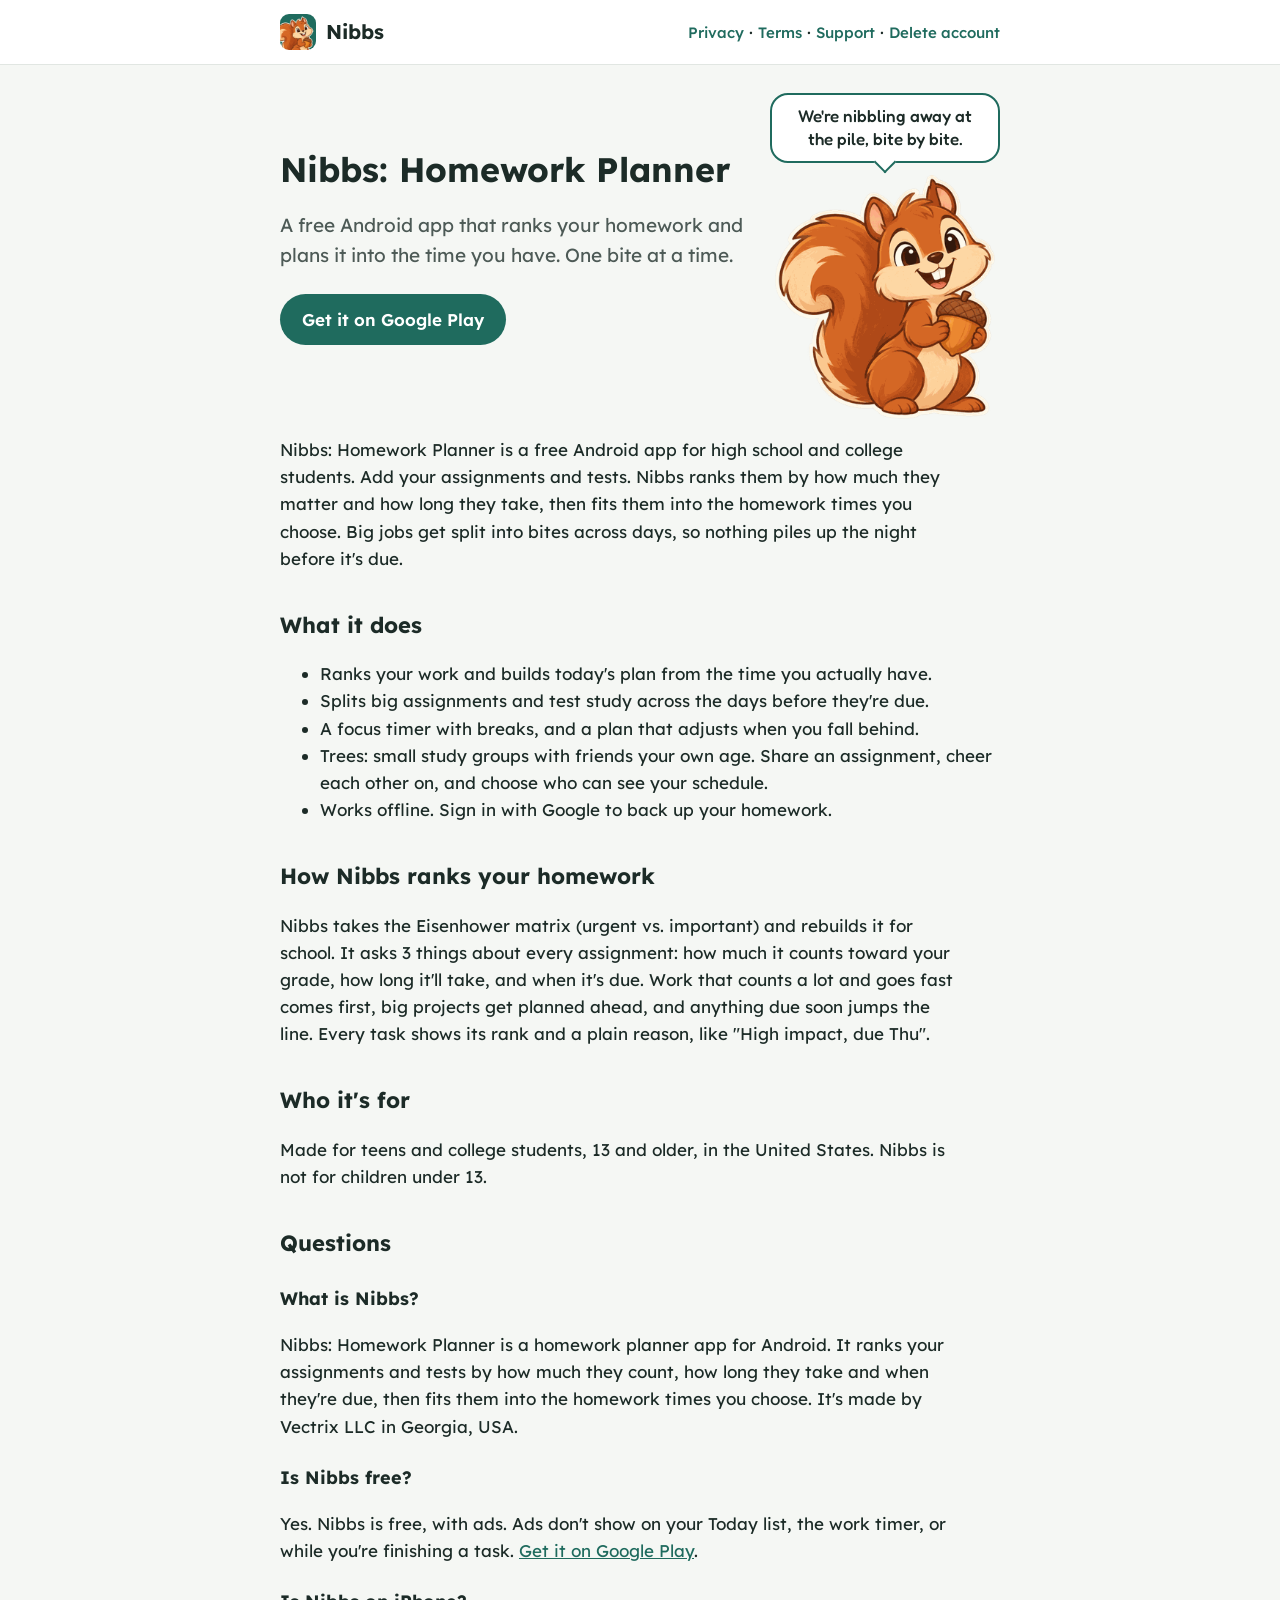
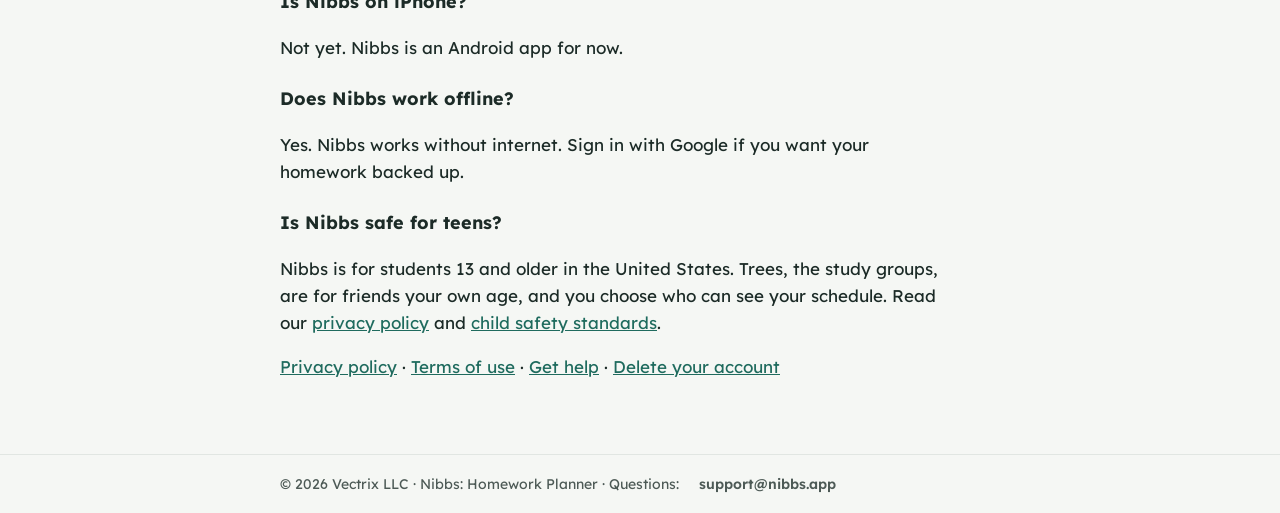
<file: index.html>
<!doctype html>
<html lang="en">
<head>
<meta charset="utf-8">
<meta name="viewport" content="width=device-width, initial-scale=1">
<title>Nibbs: Homework Planner</title>
<meta name="description" content="Nibbs: Homework Planner is a free Android app for students 13 and up. It ranks your assignments and tests by impact and time, then plans them into the hours you're free.">
<link rel="stylesheet" href="style.css">
<link rel="icon" type="image/png" sizes="32x32" href="images/favicon-32.png">
<link rel="apple-touch-icon" href="images/apple-touch-icon.png">
<meta name="theme-color" content="#1F6B5E">
<link rel="canonical" href="https://nibbs.app/">
<meta property="og:type" content="website">
<meta property="og:site_name" content="Nibbs: Homework Planner">
<meta property="og:title" content="Nibbs: Homework Planner">
<meta property="og:description" content="Nibbs: Homework Planner is a free Android app for students 13 and up. It ranks your assignments and tests by impact and time, then plans them into the hours you're free.">
<meta property="og:url" content="https://nibbs.app/">
<meta property="og:image" content="https://nibbs.app/images/share-card.png">
<meta property="og:image:width" content="1200">
<meta property="og:image:height" content="630">
<meta property="og:image:alt" content="Nibbs the squirrel next to the words Nibbs: Homework Planner, one bite at a time">
<meta name="twitter:card" content="summary_large_image">
<script type="application/ld+json">
{
 "@context": "https://schema.org",
 "@graph": [
  {
   "@type": "Organization",
   "@id": "https://nibbs.app/#org",
   "name": "Vectrix LLC",
   "url": "https://aivectrix.com/",
   "address": {
    "@type": "PostalAddress",
    "streetAddress": "11175 Cicero Drive, Suite 100",
    "addressLocality": "Alpharetta",
    "addressRegion": "GA",
    "postalCode": "30022",
    "addressCountry": "US"
   },
   "email": "support@nibbs.app"
  },
  {
   "@type": "WebSite",
   "@id": "https://nibbs.app/#site",
   "name": "Nibbs: Homework Planner",
   "url": "https://nibbs.app/",
   "publisher": {
    "@id": "https://nibbs.app/#org"
   }
  },
  {
   "@type": "MobileApplication",
   "@id": "https://nibbs.app/#app",
   "name": "Nibbs: Homework Planner",
   "alternateName": "Nibbs homework planner",
   "operatingSystem": "Android",
   "applicationCategory": "EducationalApplication",
   "description": "A homework planner app for students 13 and up. Nibbs ranks assignments and tests by how much they count, how long they take and when they're due, then plans them into the hours you're free.",
   "url": "https://nibbs.app/",
   "image": "https://nibbs.app/images/apple-touch-icon.png",
   "inLanguage": "en-US",
   "audience": {
    "@type": "EducationalAudience",
    "educationalRole": "student"
   },
   "countriesSupported": "US",
   "offers": {
    "@type": "Offer",
    "price": "0",
    "priceCurrency": "USD"
   },
   "publisher": {
    "@id": "https://nibbs.app/#org"
   }
  },
  {
   "@type": "FAQPage",
   "mainEntity": [
    {
     "@type": "Question",
     "name": "What is Nibbs?",
     "acceptedAnswer": {
      "@type": "Answer",
      "text": "Nibbs: Homework Planner is a homework planner app for Android. It ranks your assignments and tests by how much they count, how long they take and when they're due, then fits them into the homework times you choose. It's made by Vectrix LLC in Georgia, USA."
     }
    },
    {
     "@type": "Question",
     "name": "Is Nibbs free?",
     "acceptedAnswer": {
      "@type": "Answer",
      "text": "Yes. Nibbs is free, with ads. Ads don't show on your Today list, the work timer, or while you're finishing a task."
     }
    },
    {
     "@type": "Question",
     "name": "Is Nibbs on iPhone?",
     "acceptedAnswer": {
      "@type": "Answer",
      "text": "Not yet. Nibbs is an Android app for now."
     }
    },
    {
     "@type": "Question",
     "name": "Does Nibbs work offline?",
     "acceptedAnswer": {
      "@type": "Answer",
      "text": "Yes. Nibbs works without internet. Sign in with Google if you want your homework backed up."
     }
    },
    {
     "@type": "Question",
     "name": "Is Nibbs safe for teens?",
     "acceptedAnswer": {
      "@type": "Answer",
      "text": "Nibbs is for students 13 and older in the United States. Trees, the study groups, are for friends your own age, and you choose who can see your schedule. Read our privacy policy and child safety standards."
     }
    }
   ]
  }
 ]
}
</script>
</head>
<body>
<header><div class="bar"><a class="brand" href="./"><img src="images/nibbs-icon-96.png" alt="" width="36" height="36">Nibbs</a>
<nav><a href="privacy.html">Privacy</a> · <a href="terms.html">Terms</a> · <a href="support.html">Support</a> · <a href="delete-account.html">Delete account</a></nav></div></header>
<main>
<section class="hero">
<div class="hero-text">
<h1>Nibbs: Homework Planner</h1>
<p class="lead">A free Android app that ranks your homework and plans it into the time you have. One bite at a time.</p>
<p><a class="get-app" href="https://play.google.com/store/apps/details?id=com.nibbsapp.planner&amp;referrer=utm_source%3Dnibbs.app%26utm_medium%3Dwebsite%26utm_campaign%3Dhero">Get it on Google Play</a></p>
</div>
<figure class="hero-art">
<p class="bubble">We're nibbling away at the pile, bite by bite.</p>
<img src="images/nibbs.png" alt="Nibbs the squirrel holding an acorn" width="220" height="244">
</figure>
</section>
<p>Nibbs: Homework Planner is a free Android app for high school and college students. Add your assignments and tests. Nibbs ranks them by how much they matter and how long they take, then fits them into the homework times you choose. Big jobs get split into bites across days, so nothing piles up the night before it's due.</p>
<h2>What it does</h2>
<ul>
<li>Ranks your work and builds today's plan from the time you actually have.</li>
<li>Splits big assignments and test study across the days before they're due.</li>
<li>A focus timer with breaks, and a plan that adjusts when you fall behind.</li>
<li>Trees: small study groups with friends your own age. Share an assignment, cheer each other on, and choose who can see your schedule.</li>
<li>Works offline. Sign in with Google to back up your homework.</li>
</ul>
<h2>How Nibbs ranks your homework</h2>
<p>Nibbs takes the Eisenhower matrix (urgent vs. important) and rebuilds it for school. It asks 3 things about every assignment: how much it counts toward your grade, how long it'll take, and when it's due. Work that counts a lot and goes fast comes first, big projects get planned ahead, and anything due soon jumps the line. Every task shows its rank and a plain reason, like "High impact, due Thu".</p>
<h2>Who it's for</h2>
<p>Made for teens and college students, 13 and older, in the United States. Nibbs is not for children under 13.</p>
<h2>Questions</h2>
<h3>What is Nibbs?</h3>
<p>Nibbs: Homework Planner is a homework planner app for Android. It ranks your assignments and tests by how much they count, how long they take and when they're due, then fits them into the homework times you choose. It's made by Vectrix LLC in Georgia, USA.</p>
<h3>Is Nibbs free?</h3>
<p>Yes. Nibbs is free, with ads. Ads don't show on your Today list, the work timer, or while you're finishing a task. <a href="https://play.google.com/store/apps/details?id=com.nibbsapp.planner&amp;referrer=utm_source%3Dnibbs.app%26utm_medium%3Dwebsite%26utm_campaign%3Dfaq">Get it on Google Play</a>.</p>
<h3>Is Nibbs on iPhone?</h3>
<p>Not yet. Nibbs is an Android app for now.</p>
<h3>Does Nibbs work offline?</h3>
<p>Yes. Nibbs works without internet. Sign in with Google if you want your homework backed up.</p>
<h3>Is Nibbs safe for teens?</h3>
<p>Nibbs is for students 13 and older in the United States. Trees, the study groups, are for friends your own age, and you choose who can see your schedule. Read our <a href="privacy.html">privacy policy</a> and <a href="child-safety.html">child safety standards</a>.</p>
<p><a href="privacy.html">Privacy policy</a> · <a href="terms.html">Terms of use</a> · <a href="support.html">Get help</a> · <a href="delete-account.html">Delete your account</a></p>
</main>
<footer><div class="bar">© 2026 Vectrix LLC · Nibbs: Homework Planner · Questions: <span class="email">support@nibbs.app</span></div></footer>
<!-- Cloudflare Web Analytics: cookieless visit counts -->
<script defer src='https://static.cloudflareinsights.com/beacon.min.js' data-cf-beacon='{"token": "269d220787624fdca90721e46e804940"}'></script>
</body>
</html>
</file>
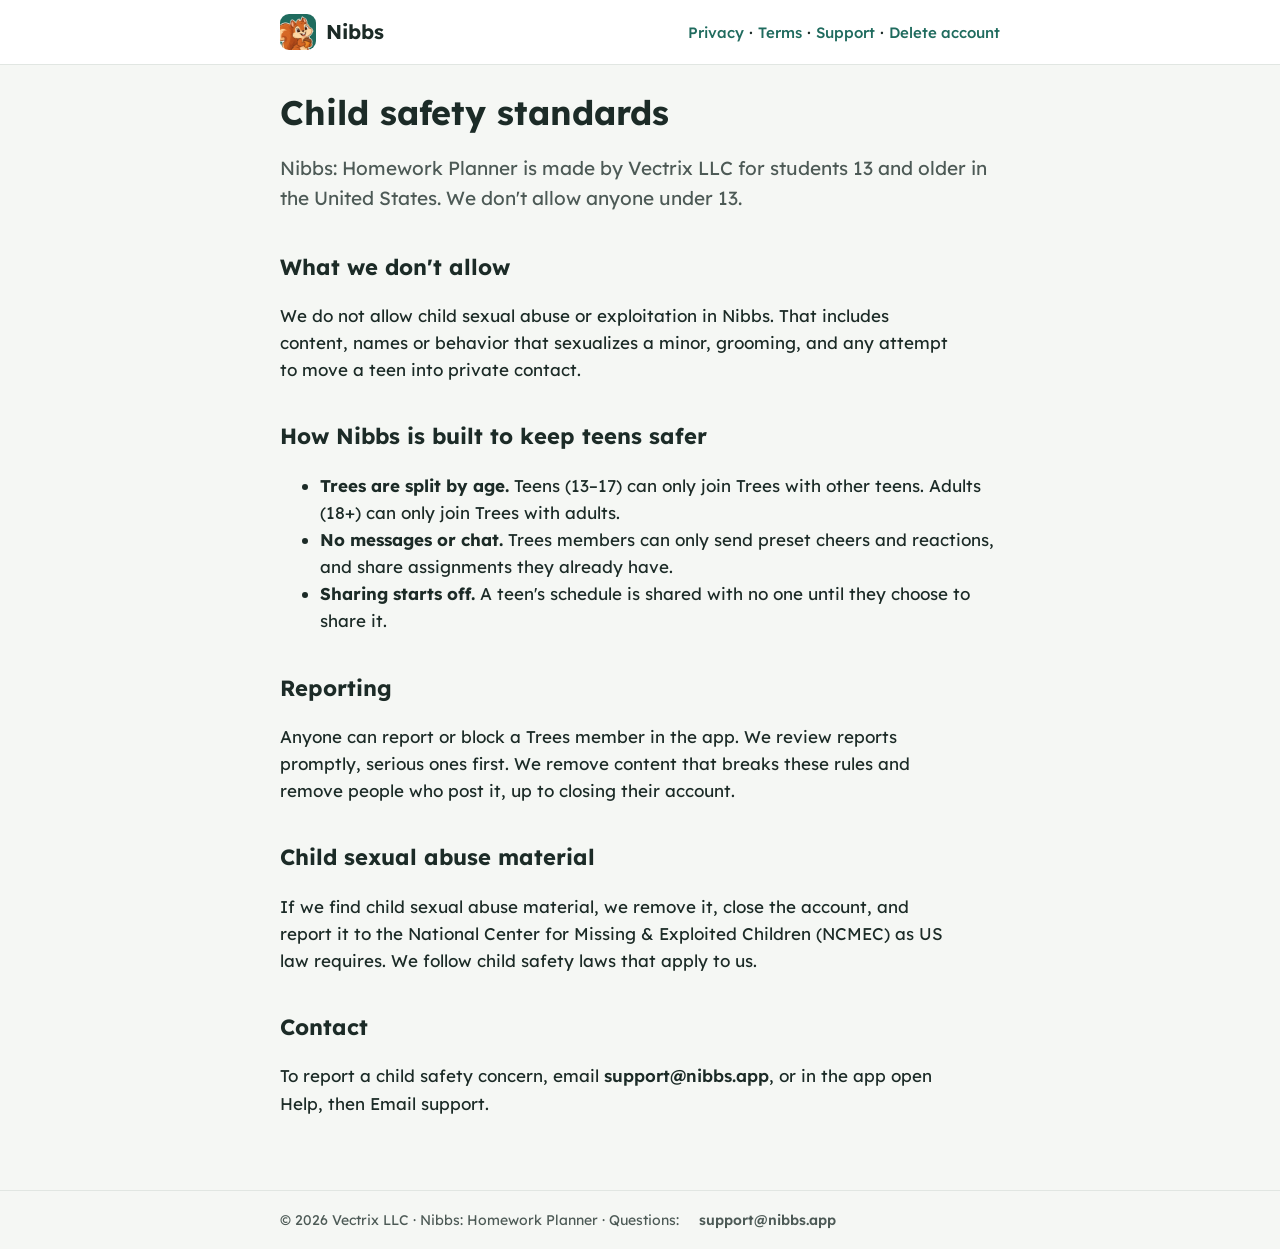
<file: child-safety.html>
<!doctype html>
<html lang="en">
<head>
<meta charset="utf-8">
<meta name="viewport" content="width=device-width, initial-scale=1">
<title>Child safety standards | Nibbs</title>
<meta name="description" content="How Nibbs keeps teens safer and how to report a child safety concern.">
<link rel="stylesheet" href="style.css">
<link rel="icon" type="image/png" sizes="32x32" href="images/favicon-32.png">
<link rel="apple-touch-icon" href="images/apple-touch-icon.png">
<meta name="theme-color" content="#1F6B5E">
<link rel="canonical" href="https://nibbs.app/child-safety.html">
<meta property="og:type" content="website">
<meta property="og:site_name" content="Nibbs: Homework Planner">
<meta property="og:title" content="Child safety standards | Nibbs">
<meta property="og:description" content="How Nibbs keeps teens safer and how to report a child safety concern.">
<meta property="og:url" content="https://nibbs.app/child-safety.html">
<meta property="og:image" content="https://nibbs.app/images/share-card.png">
<meta property="og:image:width" content="1200">
<meta property="og:image:height" content="630">
<meta property="og:image:alt" content="Nibbs the squirrel next to the words Nibbs: Homework Planner, one bite at a time">
<meta name="twitter:card" content="summary_large_image">
</head>
<body>
<header><div class="bar"><a class="brand" href="./"><img src="images/nibbs-icon-96.png" alt="" width="36" height="36">Nibbs</a>
<nav><a href="privacy.html">Privacy</a> · <a href="terms.html">Terms</a> · <a href="support.html">Support</a> · <a href="delete-account.html">Delete account</a></nav></div></header>
<main>
<h1>Child safety standards</h1>
<p class="lead">Nibbs: Homework Planner is made by Vectrix LLC for students 13 and older in the United States. We don't allow anyone under 13.</p>

<h2>What we don't allow</h2>
<p>We do not allow child sexual abuse or exploitation in Nibbs. That includes content, names or behavior that sexualizes a minor, grooming, and any attempt to move a teen into private contact.</p>

<h2>How Nibbs is built to keep teens safer</h2>
<ul>
<li><strong>Trees are split by age.</strong> Teens (13–17) can only join Trees with other teens. Adults (18+) can only join Trees with adults.</li>
<li><strong>No messages or chat.</strong> Trees members can only send preset cheers and reactions, and share assignments they already have.</li>
<li><strong>Sharing starts off.</strong> A teen's schedule is shared with no one until they choose to share it.</li>
</ul>

<h2>Reporting</h2>
<p>Anyone can report or block a Trees member in the app. We review reports promptly, serious ones first. We remove content that breaks these rules and remove people who post it, up to closing their account.</p>

<h2>Child sexual abuse material</h2>
<p>If we find child sexual abuse material, we remove it, close the account, and report it to the National Center for Missing &amp; Exploited Children (NCMEC) as US law requires. We follow child safety laws that apply to us.</p>

<h2>Contact</h2>
<p>To report a child safety concern, email <span class="email">support@nibbs.app</span>, or in the app open Help, then Email support.</p>

</main>
<footer><div class="bar">© 2026 Vectrix LLC · Nibbs: Homework Planner · Questions: <span class="email">support@nibbs.app</span></div></footer>
<!-- Cloudflare Web Analytics: cookieless visit counts -->
<script defer src='https://static.cloudflareinsights.com/beacon.min.js' data-cf-beacon='{"token": "269d220787624fdca90721e46e804940"}'></script>
</body>
</html>
</file>
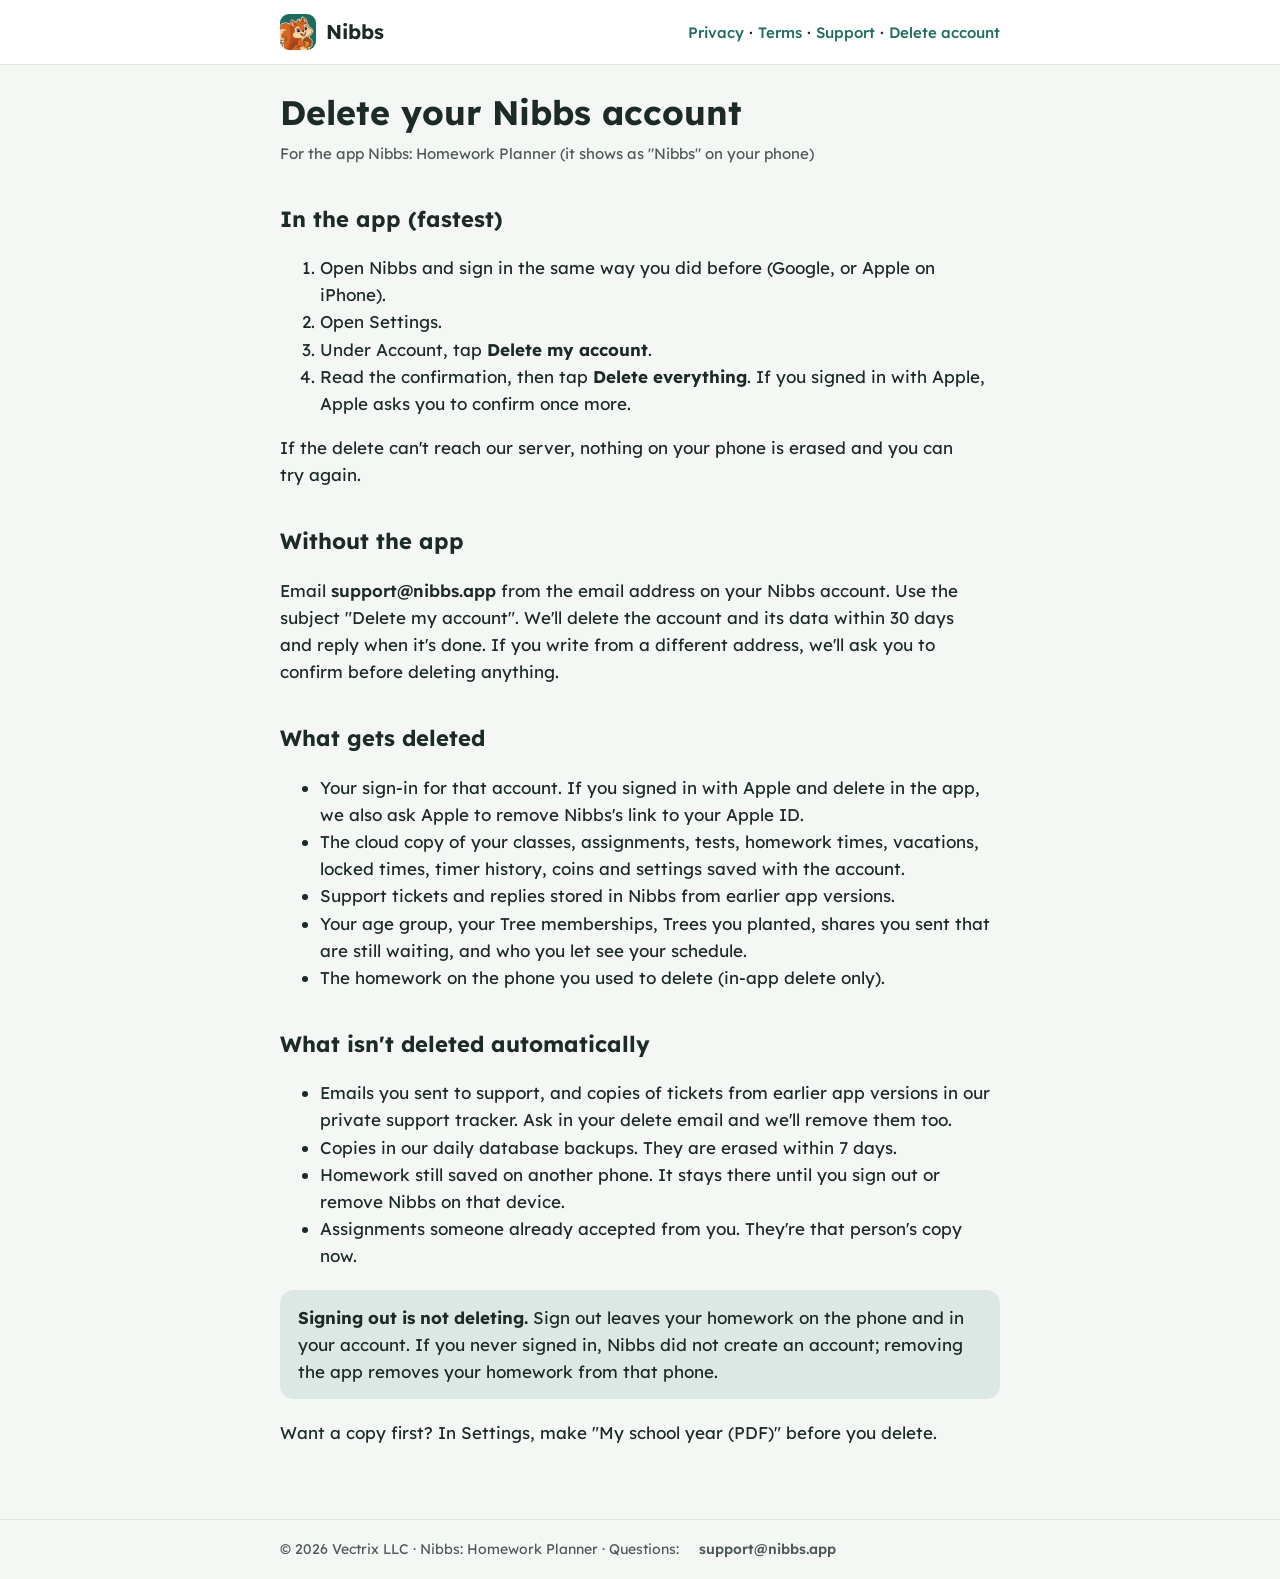
<file: delete-account.html>
<!doctype html>
<html lang="en">
<head>
<meta charset="utf-8">
<meta name="viewport" content="width=device-width, initial-scale=1">
<title>Delete your account | Nibbs</title>
<meta name="description" content="How to delete your Nibbs: Homework Planner account and data, in the app or by email.">
<link rel="stylesheet" href="style.css">
<link rel="icon" type="image/png" sizes="32x32" href="images/favicon-32.png">
<link rel="apple-touch-icon" href="images/apple-touch-icon.png">
<meta name="theme-color" content="#1F6B5E">
<link rel="canonical" href="https://nibbs.app/delete-account.html">
<meta property="og:type" content="website">
<meta property="og:site_name" content="Nibbs: Homework Planner">
<meta property="og:title" content="Delete your account | Nibbs">
<meta property="og:description" content="How to delete your Nibbs: Homework Planner account and data, in the app or by email.">
<meta property="og:url" content="https://nibbs.app/delete-account.html">
<meta property="og:image" content="https://nibbs.app/images/share-card.png">
<meta property="og:image:width" content="1200">
<meta property="og:image:height" content="630">
<meta property="og:image:alt" content="Nibbs the squirrel next to the words Nibbs: Homework Planner, one bite at a time">
<meta name="twitter:card" content="summary_large_image">
</head>
<body>
<header><div class="bar"><a class="brand" href="./"><img src="images/nibbs-icon-96.png" alt="" width="36" height="36">Nibbs</a>
<nav><a href="privacy.html">Privacy</a> · <a href="terms.html">Terms</a> · <a href="support.html">Support</a> · <a href="delete-account.html">Delete account</a></nav></div></header>
<main>
<h1>Delete your Nibbs account</h1>
<p class="updated">For the app Nibbs: Homework Planner (it shows as "Nibbs" on your phone)</p>

<h2>In the app (fastest)</h2>
<ol>
<li>Open Nibbs and sign in the same way you did before (Google, or Apple on iPhone).</li>
<li>Open Settings.</li>
<li>Under Account, tap <strong>Delete my account</strong>.</li>
<li>Read the confirmation, then tap <strong>Delete everything</strong>. If you signed in with Apple, Apple asks you to confirm once more.</li>
</ol>
<p>If the delete can't reach our server, nothing on your phone is erased and you can try again.</p>

<h2>Without the app</h2>
<p>Email <span class="email">support@nibbs.app</span> from the email address on your Nibbs account. Use the subject "Delete my account". We'll delete the account and its data within 30 days and reply when it's done. If you write from a different address, we'll ask you to confirm before deleting anything.</p>

<h2>What gets deleted</h2>
<ul>
<li>Your sign-in for that account. If you signed in with Apple and delete in the app, we also ask Apple to remove Nibbs's link to your Apple ID.</li>
<li>The cloud copy of your classes, assignments, tests, homework times, vacations, locked times, timer history, coins and settings saved with the account.</li>
<li>Support tickets and replies stored in Nibbs from earlier app versions.</li>
<li>Your age group, your Tree memberships, Trees you planted, shares you sent that are still waiting, and who you let see your schedule.</li>
<li>The homework on the phone you used to delete (in-app delete only).</li>
</ul>

<h2>What isn't deleted automatically</h2>
<ul>
<li>Emails you sent to support, and copies of tickets from earlier app versions in our private support tracker. Ask in your delete email and we'll remove them too.</li>
<li>Copies in our daily database backups. They are erased within 7 days.</li>
<li>Homework still saved on another phone. It stays there until you sign out or remove Nibbs on that device.</li>
<li>Assignments someone already accepted from you. They're that person's copy now.</li>
</ul>

<div class="note"><strong>Signing out is not deleting.</strong> Sign out leaves your homework on the phone and in your account. If you never signed in, Nibbs did not create an account; removing the app removes your homework from that phone.</div>
<p>Want a copy first? In Settings, make "My school year (PDF)" before you delete.</p>

</main>
<footer><div class="bar">© 2026 Vectrix LLC · Nibbs: Homework Planner · Questions: <span class="email">support@nibbs.app</span></div></footer>
<!-- Cloudflare Web Analytics: cookieless visit counts -->
<script defer src='https://static.cloudflareinsights.com/beacon.min.js' data-cf-beacon='{"token": "269d220787624fdca90721e46e804940"}'></script>
</body>
</html>
</file>
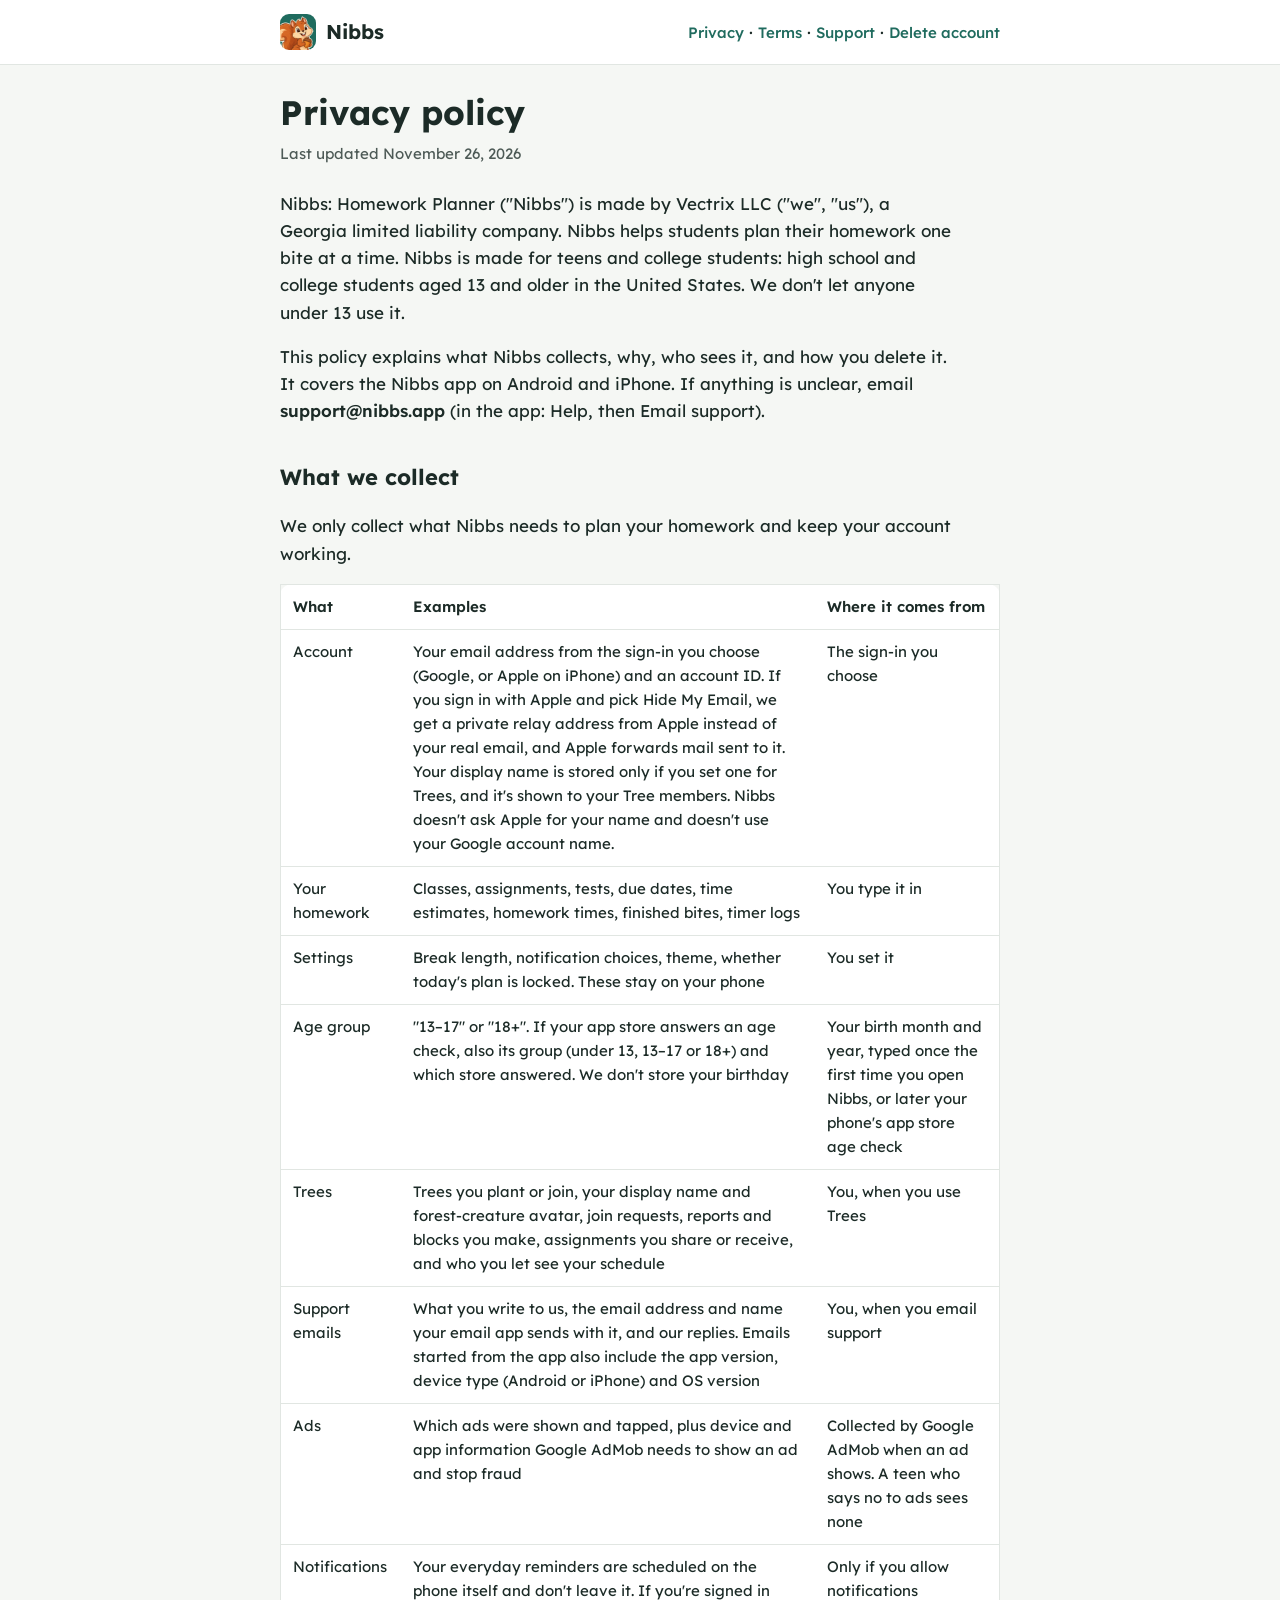
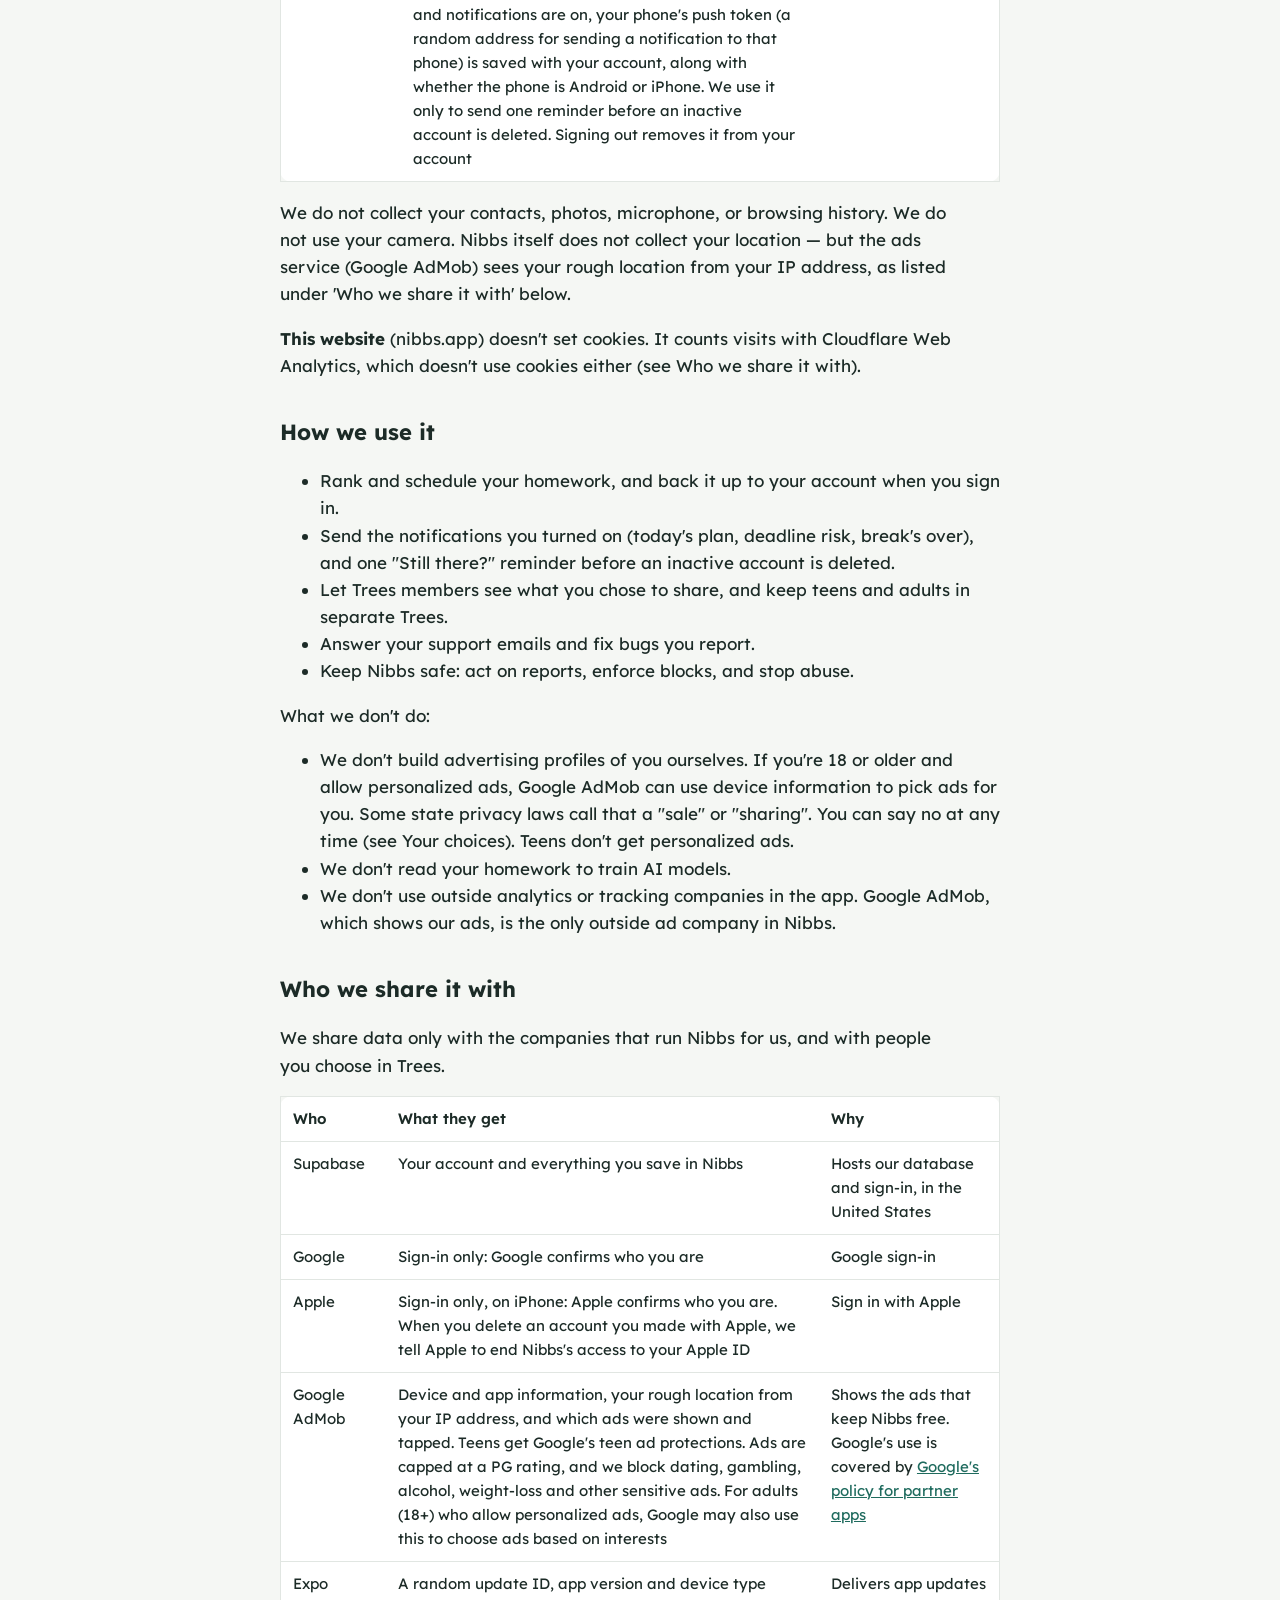
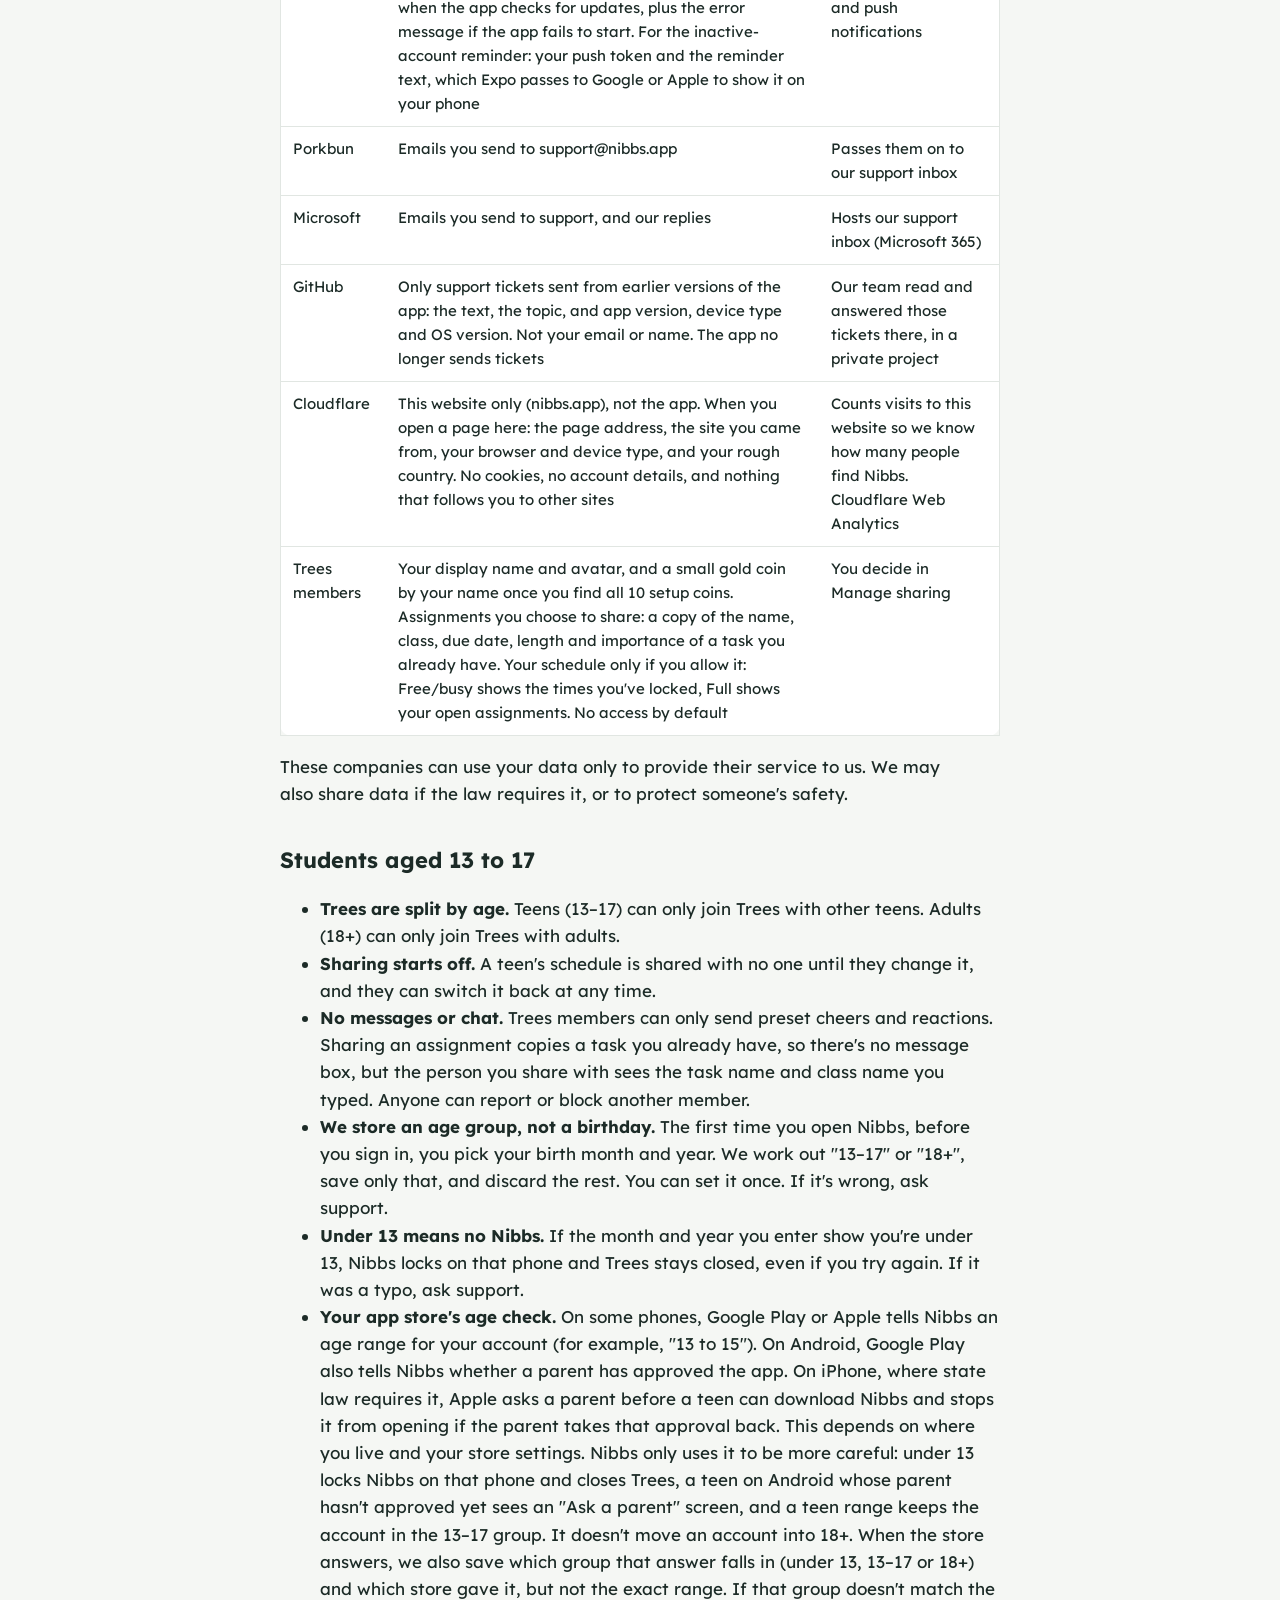
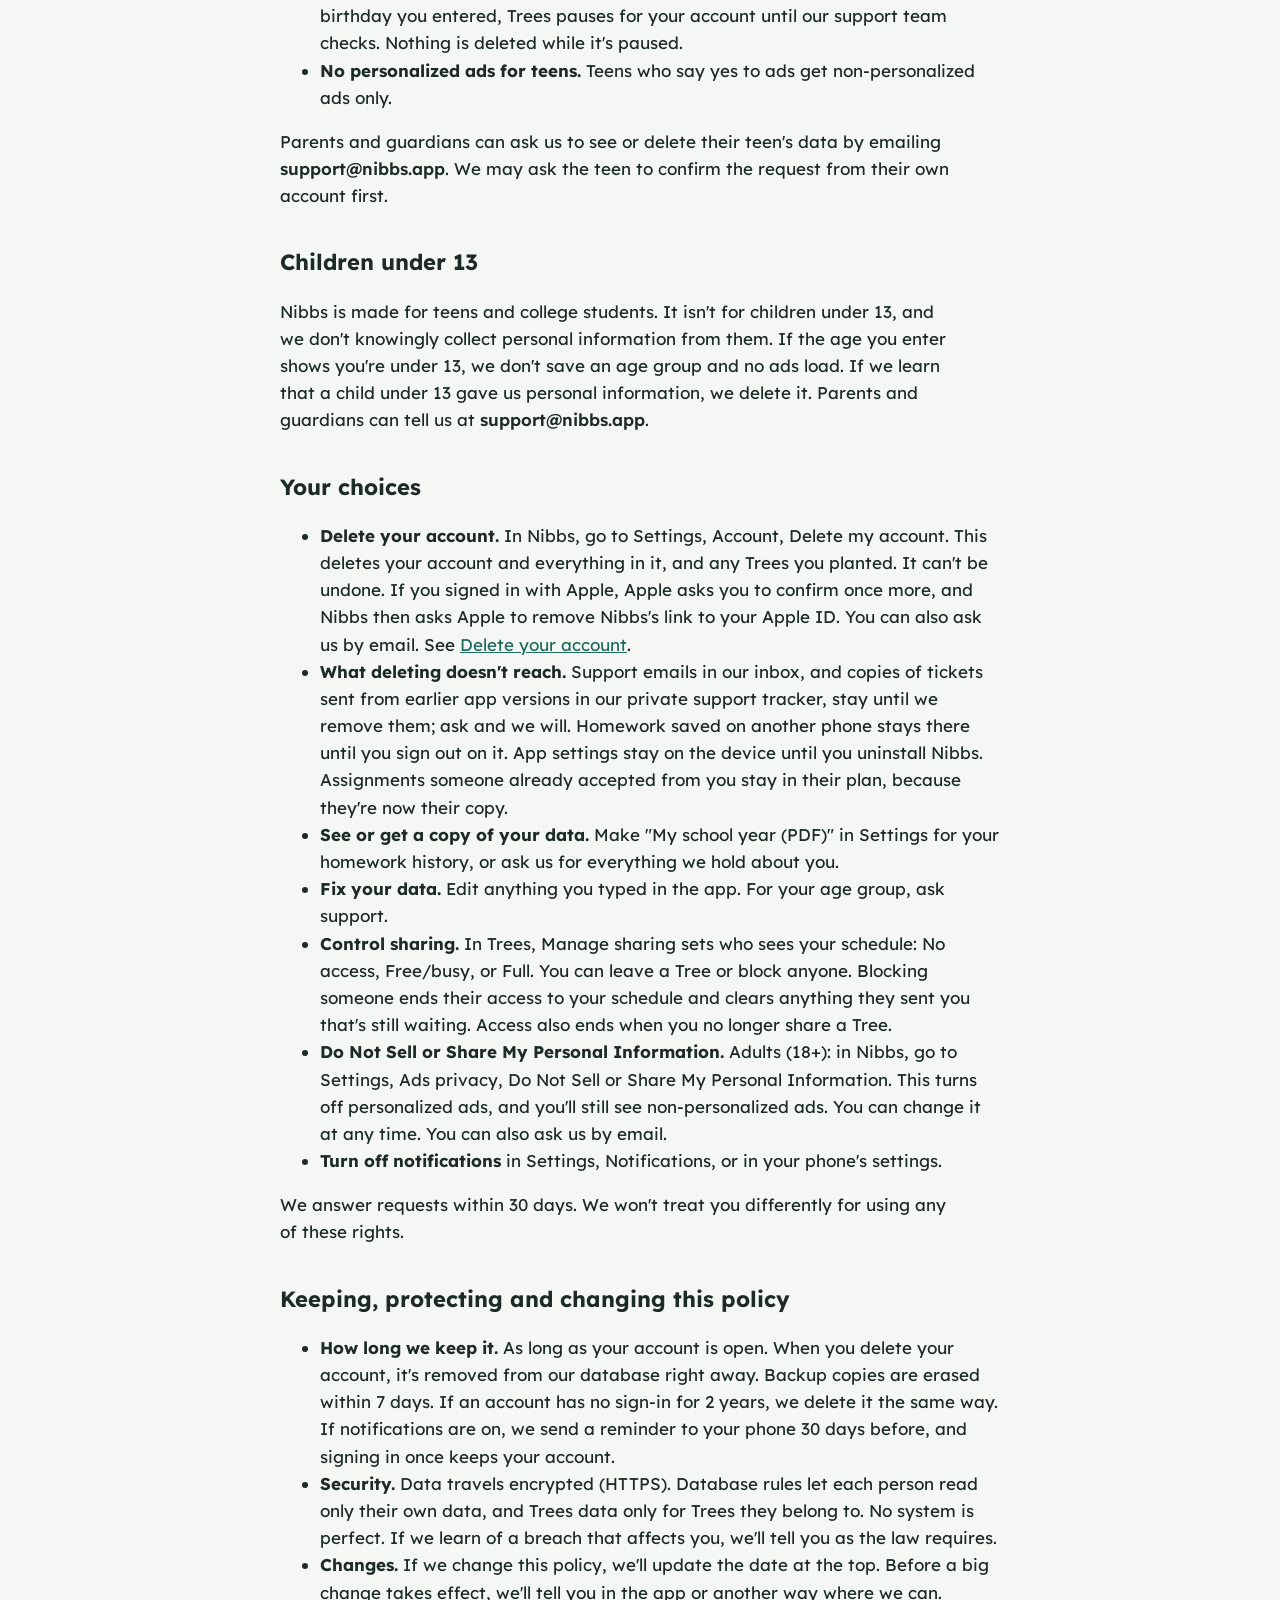
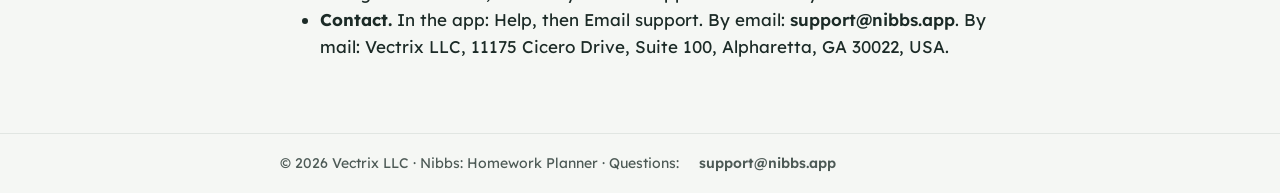
<file: privacy.html>
<!doctype html>
<html lang="en">
<head>
<meta charset="utf-8">
<meta name="viewport" content="width=device-width, initial-scale=1">
<title>Privacy policy | Nibbs</title>
<meta name="description" content="What Nibbs: Homework Planner collects, why, who sees it, and how to delete it. For students 13 and older in the US.">
<link rel="stylesheet" href="style.css">
<link rel="icon" type="image/png" sizes="32x32" href="images/favicon-32.png">
<link rel="apple-touch-icon" href="images/apple-touch-icon.png">
<meta name="theme-color" content="#1F6B5E">
<link rel="canonical" href="https://nibbs.app/privacy.html">
<meta property="og:type" content="website">
<meta property="og:site_name" content="Nibbs: Homework Planner">
<meta property="og:title" content="Privacy policy | Nibbs">
<meta property="og:description" content="What Nibbs: Homework Planner collects, why, who sees it, and how to delete it. For students 13 and older in the US.">
<meta property="og:url" content="https://nibbs.app/privacy.html">
<meta property="og:image" content="https://nibbs.app/images/share-card.png">
<meta property="og:image:width" content="1200">
<meta property="og:image:height" content="630">
<meta property="og:image:alt" content="Nibbs the squirrel next to the words Nibbs: Homework Planner, one bite at a time">
<meta name="twitter:card" content="summary_large_image">
</head>
<body>
<header><div class="bar"><a class="brand" href="./"><img src="images/nibbs-icon-96.png" alt="" width="36" height="36">Nibbs</a>
<nav><a href="privacy.html">Privacy</a> · <a href="terms.html">Terms</a> · <a href="support.html">Support</a> · <a href="delete-account.html">Delete account</a></nav></div></header>
<main>
<h1>Privacy policy</h1>
<p class="updated">Last updated November 26, 2026</p>
<p>Nibbs: Homework Planner ("Nibbs") is made by Vectrix LLC ("we", "us"), a Georgia limited liability company. Nibbs helps students plan their homework one bite at a time. Nibbs is made for teens and college students: high school and college students aged 13 and older in the United States. We don't let anyone under 13 use it.</p>
<p>This policy explains what Nibbs collects, why, who sees it, and how you delete it. It covers the Nibbs app on Android and iPhone. If anything is unclear, email <span class="email">support@nibbs.app</span> (in the app: Help, then Email support).</p>

<h2>What we collect</h2>
<p>We only collect what Nibbs needs to plan your homework and keep your account working.</p>
<div class="table"><table>
<tr><th>What</th><th>Examples</th><th>Where it comes from</th></tr>
<tr><td>Account</td><td>Your email address from the sign-in you choose (Google, or Apple on iPhone) and an account ID. If you sign in with Apple and pick Hide My Email, we get a private relay address from Apple instead of your real email, and Apple forwards mail sent to it. Your display name is stored only if you set one for Trees, and it's shown to your Tree members. Nibbs doesn't ask Apple for your name and doesn't use your Google account name.</td><td>The sign-in you choose</td></tr>
<tr><td>Your homework</td><td>Classes, assignments, tests, due dates, time estimates, homework times, finished bites, timer logs</td><td>You type it in</td></tr>
<tr><td>Settings</td><td>Break length, notification choices, theme, whether today's plan is locked. These stay on your phone</td><td>You set it</td></tr>
<tr><td>Age group</td><td>"13–17" or "18+". If your app store answers an age check, also its group (under 13, 13–17 or 18+) and which store answered. We don't store your birthday</td><td>Your birth month and year, typed once the first time you open Nibbs, or later your phone's app store age check</td></tr>
<tr><td>Trees</td><td>Trees you plant or join, your display name and forest-creature avatar, join requests, reports and blocks you make, assignments you share or receive, and who you let see your schedule</td><td>You, when you use Trees</td></tr>
<tr><td>Support emails</td><td>What you write to us, the email address and name your email app sends with it, and our replies. Emails started from the app also include the app version, device type (Android or iPhone) and OS version</td><td>You, when you email support</td></tr>
<tr><td>Ads</td><td>Which ads were shown and tapped, plus device and app information Google AdMob needs to show an ad and stop fraud</td><td>Collected by Google AdMob when an ad shows. A teen who says no to ads sees none</td></tr>
<tr><td>Notifications</td><td>Your everyday reminders are scheduled on the phone itself and don't leave it. If you're signed in and notifications are on, your phone's push token (a random address for sending a notification to that phone) is saved with your account, along with whether the phone is Android or iPhone. We use it only to send one reminder before an inactive account is deleted. Signing out removes it from your account</td><td>Only if you allow notifications</td></tr>
</table></div>
<p>We do not collect your contacts, photos, microphone, or browsing history. We do not use your camera. Nibbs itself does not collect your location — but the ads service (Google AdMob) sees your rough location from your IP address, as listed under 'Who we share it with' below.</p>
<p><strong>This website</strong> (nibbs.app) doesn't set cookies. It counts visits with Cloudflare Web Analytics, which doesn't use cookies either (see Who we share it with).</p>

<h2>How we use it</h2>
<ul>
<li>Rank and schedule your homework, and back it up to your account when you sign in.</li>
<li>Send the notifications you turned on (today's plan, deadline risk, break's over), and one "Still there?" reminder before an inactive account is deleted.</li>
<li>Let Trees members see what you chose to share, and keep teens and adults in separate Trees.</li>
<li>Answer your support emails and fix bugs you report.</li>
<li>Keep Nibbs safe: act on reports, enforce blocks, and stop abuse.</li>
</ul>
<p>What we don't do:</p>
<ul>
<li>We don't build advertising profiles of you ourselves. If you're 18 or older and allow personalized ads, Google AdMob can use device information to pick ads for you. Some state privacy laws call that a "sale" or "sharing". You can say no at any time (see Your choices). Teens don't get personalized ads.</li>
<li>We don't read your homework to train AI models.</li>
<li>We don't use outside analytics or tracking companies in the app. Google AdMob, which shows our ads, is the only outside ad company in Nibbs.</li>
</ul>

<h2>Who we share it with</h2>
<p>We share data only with the companies that run Nibbs for us, and with people you choose in Trees.</p>
<div class="table"><table>
<tr><th>Who</th><th>What they get</th><th>Why</th></tr>
<tr><td>Supabase</td><td>Your account and everything you save in Nibbs</td><td>Hosts our database and sign-in, in the United States</td></tr>
<tr><td>Google</td><td>Sign-in only: Google confirms who you are</td><td>Google sign-in</td></tr>
<tr><td>Apple</td><td>Sign-in only, on iPhone: Apple confirms who you are. When you delete an account you made with Apple, we tell Apple to end Nibbs's access to your Apple ID</td><td>Sign in with Apple</td></tr>
<tr><td>Google AdMob</td><td>Device and app information, your rough location from your IP address, and which ads were shown and tapped. Teens get Google's teen ad protections. Ads are capped at a PG rating, and we block dating, gambling, alcohol, weight-loss and other sensitive ads. For adults (18+) who allow personalized ads, Google may also use this to choose ads based on interests</td><td>Shows the ads that keep Nibbs free. Google's use is covered by <a href="https://policies.google.com/technologies/partner-sites">Google's policy for partner apps</a></td></tr>
<tr><td>Expo</td><td>A random update ID, app version and device type when the app checks for updates, plus the error message if the app fails to start. For the inactive-account reminder: your push token and the reminder text, which Expo passes to Google or Apple to show it on your phone</td><td>Delivers app updates and push notifications</td></tr>
<tr><td>Porkbun</td><td>Emails you send to support@nibbs.app</td><td>Passes them on to our support inbox</td></tr>
<tr><td>Microsoft</td><td>Emails you send to support, and our replies</td><td>Hosts our support inbox (Microsoft 365)</td></tr>
<tr><td>GitHub</td><td>Only support tickets sent from earlier versions of the app: the text, the topic, and app version, device type and OS version. Not your email or name. The app no longer sends tickets</td><td>Our team read and answered those tickets there, in a private project</td></tr>
<tr><td>Cloudflare</td><td>This website only (nibbs.app), not the app. When you open a page here: the page address, the site you came from, your browser and device type, and your rough country. No cookies, no account details, and nothing that follows you to other sites</td><td>Counts visits to this website so we know how many people find Nibbs. Cloudflare Web Analytics</td></tr>
<tr><td>Trees members</td><td>Your display name and avatar, and a small gold coin by your name once you find all 10 setup coins. Assignments you choose to share: a copy of the name, class, due date, length and importance of a task you already have. Your schedule only if you allow it: Free/busy shows the times you've locked, Full shows your open assignments. No access by default</td><td>You decide in Manage sharing</td></tr>
</table></div>
<p>These companies can use your data only to provide their service to us. We may also share data if the law requires it, or to protect someone's safety.</p>

<h2>Students aged 13 to 17</h2>
<ul>
<li><strong>Trees are split by age.</strong> Teens (13–17) can only join Trees with other teens. Adults (18+) can only join Trees with adults.</li>
<li><strong>Sharing starts off.</strong> A teen's schedule is shared with no one until they change it, and they can switch it back at any time.</li>
<li><strong>No messages or chat.</strong> Trees members can only send preset cheers and reactions. Sharing an assignment copies a task you already have, so there's no message box, but the person you share with sees the task name and class name you typed. Anyone can report or block another member.</li>
<li><strong>We store an age group, not a birthday.</strong> The first time you open Nibbs, before you sign in, you pick your birth month and year. We work out "13–17" or "18+", save only that, and discard the rest. You can set it once. If it's wrong, ask support.</li>
<li><strong>Under 13 means no Nibbs.</strong> If the month and year you enter show you're under 13, Nibbs locks on that phone and Trees stays closed, even if you try again. If it was a typo, ask support.</li>
<li><strong>Your app store's age check.</strong> On some phones, Google Play or Apple tells Nibbs an age range for your account (for example, "13 to 15"). On Android, Google Play also tells Nibbs whether a parent has approved the app. On iPhone, where state law requires it, Apple asks a parent before a teen can download Nibbs and stops it from opening if the parent takes that approval back. This depends on where you live and your store settings. Nibbs only uses it to be more careful: under 13 locks Nibbs on that phone and closes Trees, a teen on Android whose parent hasn't approved yet sees an "Ask a parent" screen, and a teen range keeps the account in the 13–17 group. It doesn't move an account into 18+. When the store answers, we also save which group that answer falls in (under 13, 13–17 or 18+) and which store gave it, but not the exact range. If that group doesn't match the birthday you entered, Trees pauses for your account until our support team checks. Nothing is deleted while it's paused.</li>
<li><strong>No personalized ads for teens.</strong> Teens who say yes to ads get non-personalized ads only.</li>
</ul>
<p>Parents and guardians can ask us to see or delete their teen's data by emailing <span class="email">support@nibbs.app</span>. We may ask the teen to confirm the request from their own account first.</p>

<h2>Children under 13</h2>
<p>Nibbs is made for teens and college students. It isn't for children under 13, and we don't knowingly collect personal information from them. If the age you enter shows you're under 13, we don't save an age group and no ads load. If we learn that a child under 13 gave us personal information, we delete it. Parents and guardians can tell us at <span class="email">support@nibbs.app</span>.</p>

<h2>Your choices</h2>
<ul>
<li><strong>Delete your account.</strong> In Nibbs, go to Settings, Account, Delete my account. This deletes your account and everything in it, and any Trees you planted. It can't be undone. If you signed in with Apple, Apple asks you to confirm once more, and Nibbs then asks Apple to remove Nibbs's link to your Apple ID. You can also ask us by email. See <a href="delete-account.html">Delete your account</a>.</li>
<li><strong>What deleting doesn't reach.</strong> Support emails in our inbox, and copies of tickets sent from earlier app versions in our private support tracker, stay until we remove them; ask and we will. Homework saved on another phone stays there until you sign out on it. App settings stay on the device until you uninstall Nibbs. Assignments someone already accepted from you stay in their plan, because they're now their copy.</li>
<li><strong>See or get a copy of your data.</strong> Make "My school year (PDF)" in Settings for your homework history, or ask us for everything we hold about you.</li>
<li><strong>Fix your data.</strong> Edit anything you typed in the app. For your age group, ask support.</li>
<li><strong>Control sharing.</strong> In Trees, Manage sharing sets who sees your schedule: No access, Free/busy, or Full. You can leave a Tree or block anyone. Blocking someone ends their access to your schedule and clears anything they sent you that's still waiting. Access also ends when you no longer share a Tree.</li>
<li><strong>Do Not Sell or Share My Personal Information.</strong> Adults (18+): in Nibbs, go to Settings, Ads privacy, Do Not Sell or Share My Personal Information. This turns off personalized ads, and you'll still see non-personalized ads. You can change it at any time. You can also ask us by email.</li>
<li><strong>Turn off notifications</strong> in Settings, Notifications, or in your phone's settings.</li>
</ul>
<p>We answer requests within 30 days. We won't treat you differently for using any of these rights.</p>

<h2>Keeping, protecting and changing this policy</h2>
<ul>
<li><strong>How long we keep it.</strong> As long as your account is open. When you delete your account, it's removed from our database right away. Backup copies are erased within 7 days. If an account has no sign-in for 2 years, we delete it the same way. If notifications are on, we send a reminder to your phone 30 days before, and signing in once keeps your account.</li>
<li><strong>Security.</strong> Data travels encrypted (HTTPS). Database rules let each person read only their own data, and Trees data only for Trees they belong to. No system is perfect. If we learn of a breach that affects you, we'll tell you as the law requires.</li>
<li><strong>Changes.</strong> If we change this policy, we'll update the date at the top. Before a big change takes effect, we'll tell you in the app or another way where we can.</li>
<li><strong>Contact.</strong> In the app: Help, then Email support. By email: <span class="email">support@nibbs.app</span>. By mail: Vectrix LLC, 11175 Cicero Drive, Suite 100, Alpharetta, GA 30022, USA.</li>
</ul>

</main>
<footer><div class="bar">© 2026 Vectrix LLC · Nibbs: Homework Planner · Questions: <span class="email">support@nibbs.app</span></div></footer>
<!-- Cloudflare Web Analytics: cookieless visit counts -->
<script defer src='https://static.cloudflareinsights.com/beacon.min.js' data-cf-beacon='{"token": "269d220787624fdca90721e46e804940"}'></script>
</body>
</html>
</file>
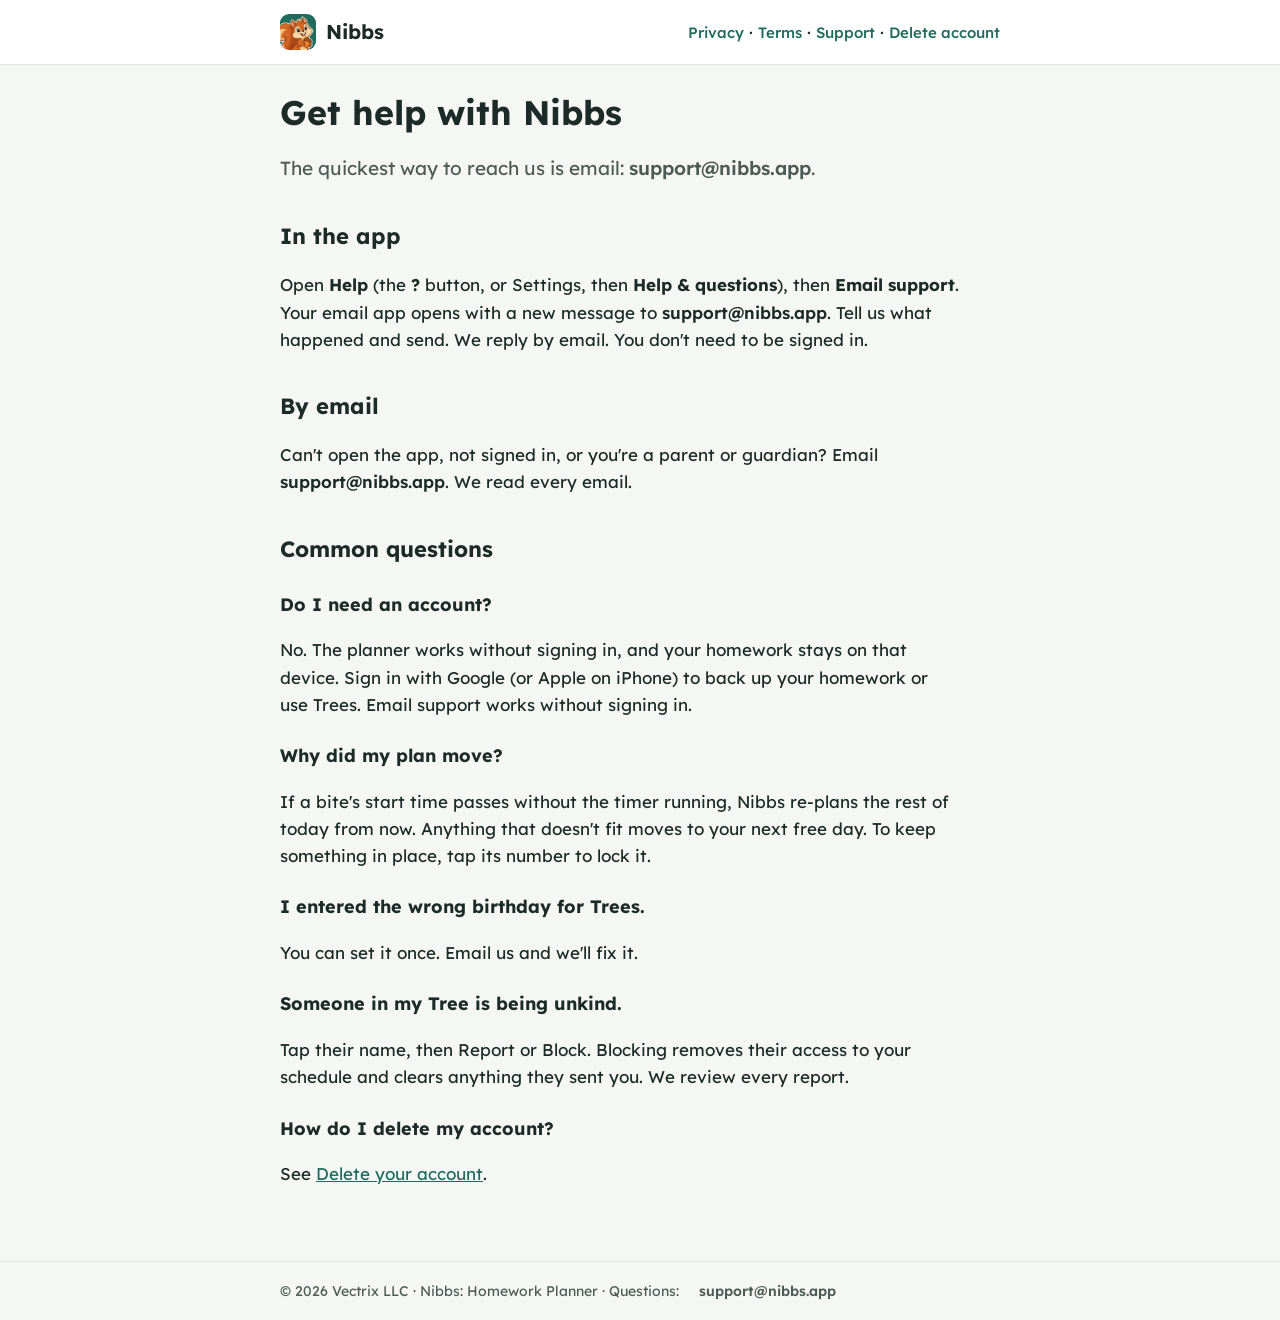
<file: support.html>
<!doctype html>
<html lang="en">
<head>
<meta charset="utf-8">
<meta name="viewport" content="width=device-width, initial-scale=1">
<title>Support | Nibbs</title>
<meta name="description" content="How to get help with Nibbs: Homework Planner, from inside the app or by email.">
<link rel="stylesheet" href="style.css">
<link rel="icon" type="image/png" sizes="32x32" href="images/favicon-32.png">
<link rel="apple-touch-icon" href="images/apple-touch-icon.png">
<meta name="theme-color" content="#1F6B5E">
<link rel="canonical" href="https://nibbs.app/support.html">
<meta property="og:type" content="website">
<meta property="og:site_name" content="Nibbs: Homework Planner">
<meta property="og:title" content="Support | Nibbs">
<meta property="og:description" content="How to get help with Nibbs: Homework Planner, from inside the app or by email.">
<meta property="og:url" content="https://nibbs.app/support.html">
<meta property="og:image" content="https://nibbs.app/images/share-card.png">
<meta property="og:image:width" content="1200">
<meta property="og:image:height" content="630">
<meta property="og:image:alt" content="Nibbs the squirrel next to the words Nibbs: Homework Planner, one bite at a time">
<meta name="twitter:card" content="summary_large_image">
</head>
<body>
<header><div class="bar"><a class="brand" href="./"><img src="images/nibbs-icon-96.png" alt="" width="36" height="36">Nibbs</a>
<nav><a href="privacy.html">Privacy</a> · <a href="terms.html">Terms</a> · <a href="support.html">Support</a> · <a href="delete-account.html">Delete account</a></nav></div></header>
<main>
<h1>Get help with Nibbs</h1>
<p class="lead">The quickest way to reach us is email: <span class="email">support@nibbs.app</span>.</p>

<h2>In the app</h2>
<p>Open <strong>Help</strong> (the <strong>?</strong> button, or Settings, then <strong>Help &amp; questions</strong>), then <strong>Email support</strong>. Your email app opens with a new message to <span class="email">support@nibbs.app</span>. Tell us what happened and send. We reply by email. You don't need to be signed in.</p>

<h2>By email</h2>
<p>Can't open the app, not signed in, or you're a parent or guardian? Email <span class="email">support@nibbs.app</span>. We read every email.</p>

<h2>Common questions</h2>
<h3>Do I need an account?</h3>
<p>No. The planner works without signing in, and your homework stays on that device. Sign in with Google (or Apple on iPhone) to back up your homework or use Trees. Email support works without signing in.</p>
<h3>Why did my plan move?</h3>
<p>If a bite's start time passes without the timer running, Nibbs re-plans the rest of today from now. Anything that doesn't fit moves to your next free day. To keep something in place, tap its number to lock it.</p>
<h3>I entered the wrong birthday for Trees.</h3>
<p>You can set it once. Email us and we'll fix it.</p>
<h3>Someone in my Tree is being unkind.</h3>
<p>Tap their name, then Report or Block. Blocking removes their access to your schedule and clears anything they sent you. We review every report.</p>
<h3>How do I delete my account?</h3>
<p>See <a href="delete-account.html">Delete your account</a>.</p>

</main>
<footer><div class="bar">© 2026 Vectrix LLC · Nibbs: Homework Planner · Questions: <span class="email">support@nibbs.app</span></div></footer>
<!-- Cloudflare Web Analytics: cookieless visit counts -->
<script defer src='https://static.cloudflareinsights.com/beacon.min.js' data-cf-beacon='{"token": "269d220787624fdca90721e46e804940"}'></script>
</body>
</html>
</file>
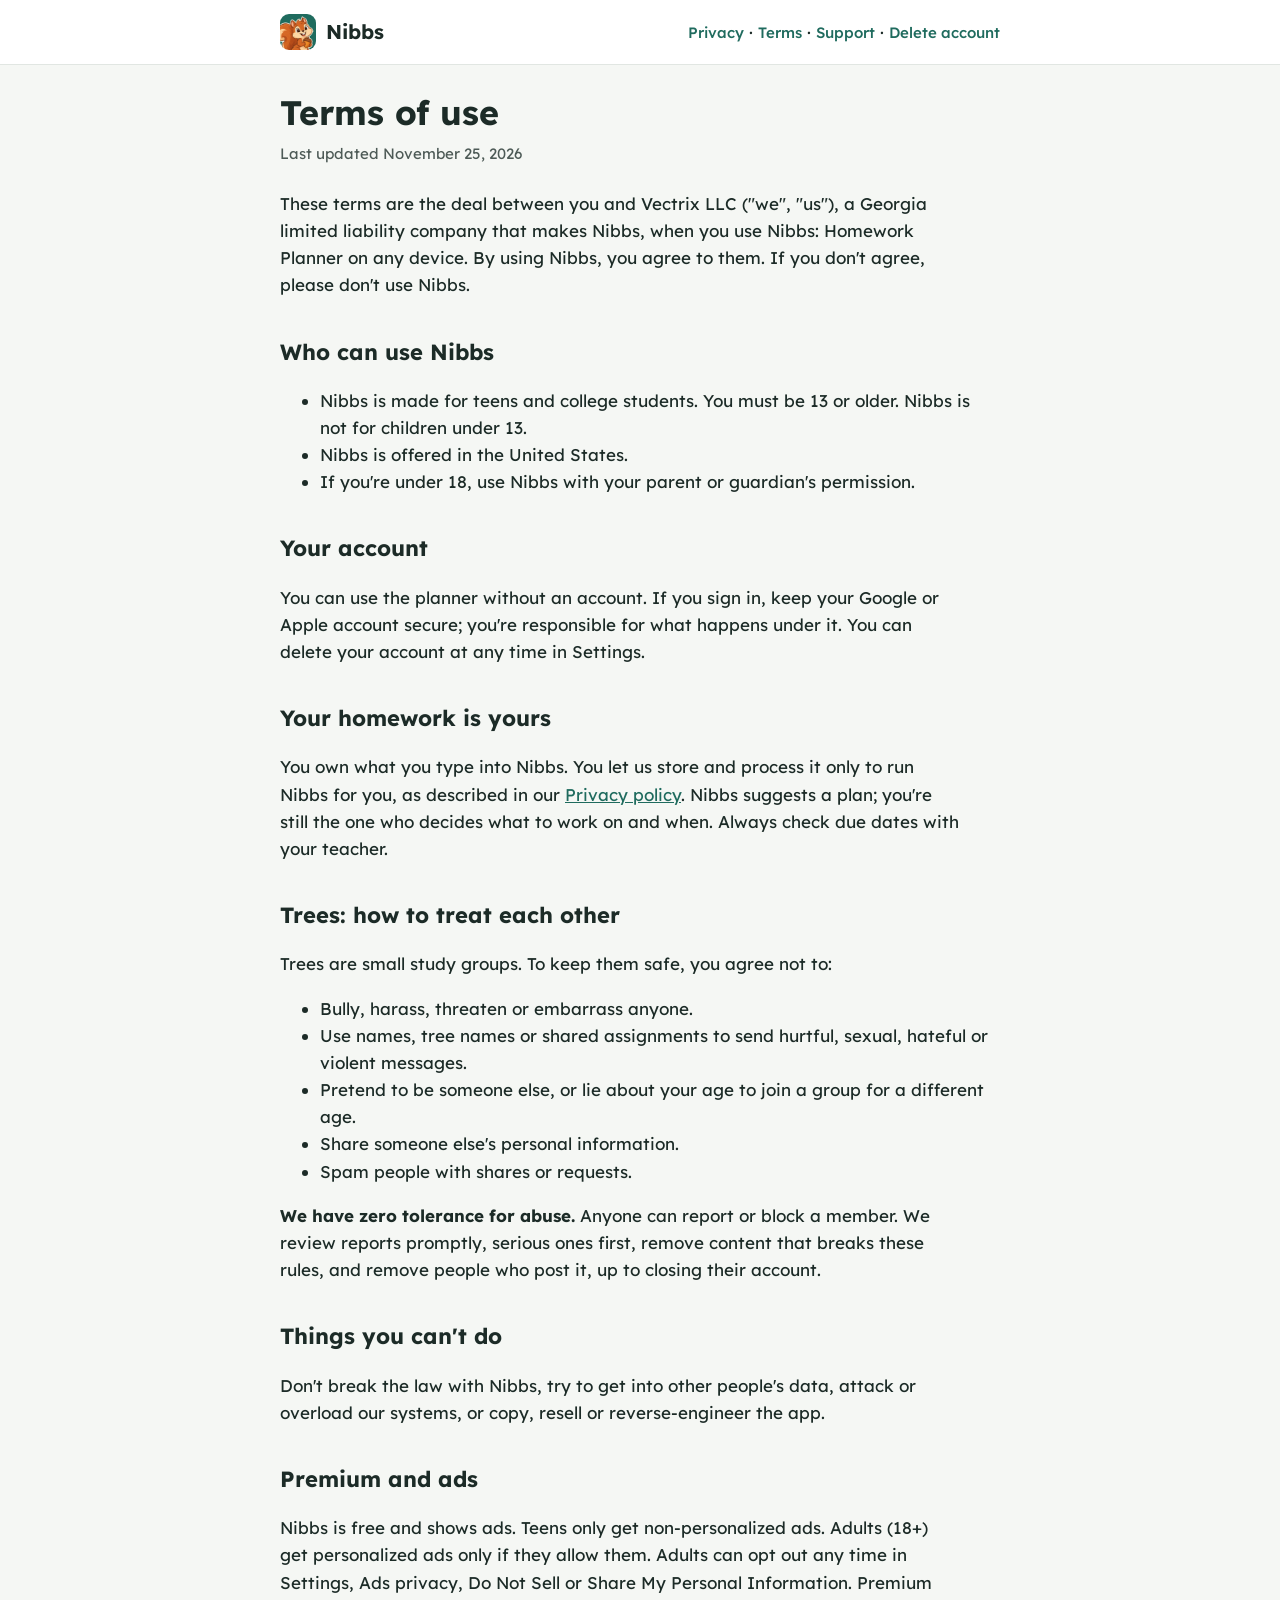
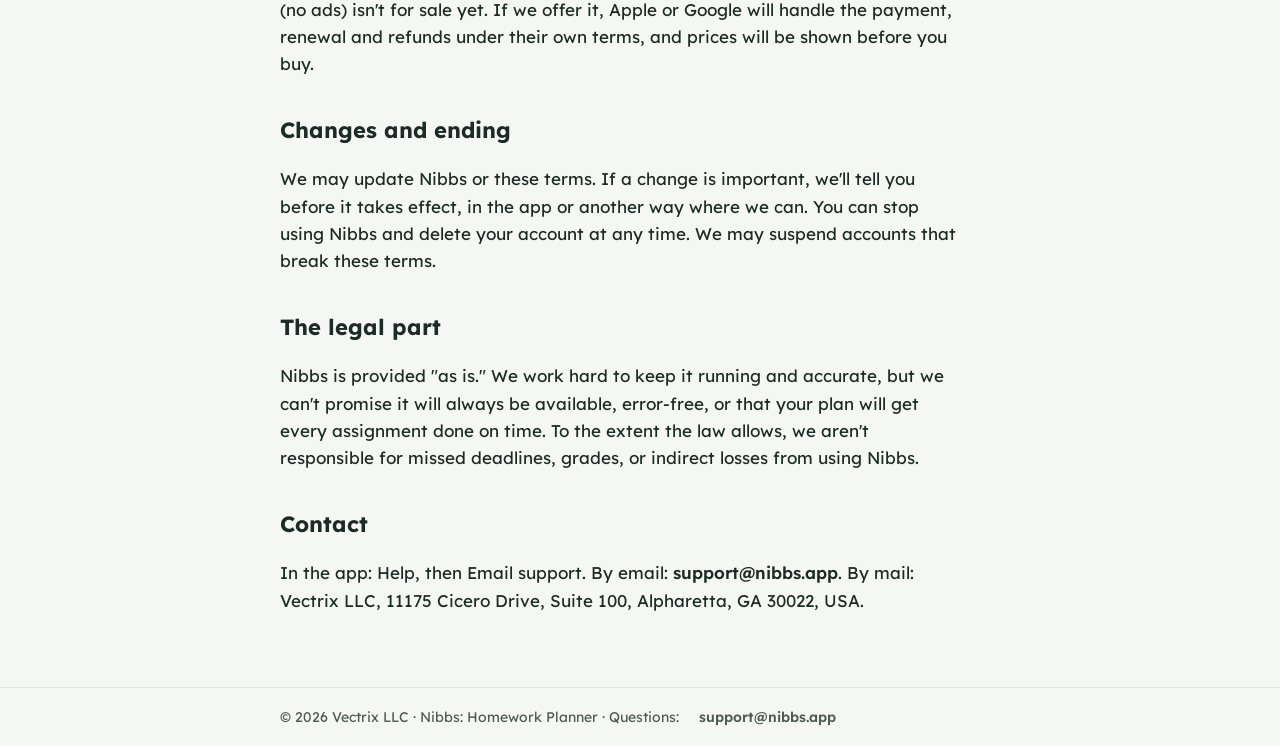
<file: terms.html>
<!doctype html>
<html lang="en">
<head>
<meta charset="utf-8">
<meta name="viewport" content="width=device-width, initial-scale=1">
<title>Terms of use | Nibbs</title>
<meta name="description" content="The terms of use for Nibbs: Homework Planner, the homework planner app made by Vectrix LLC.">
<link rel="stylesheet" href="style.css">
<link rel="icon" type="image/png" sizes="32x32" href="images/favicon-32.png">
<link rel="apple-touch-icon" href="images/apple-touch-icon.png">
<meta name="theme-color" content="#1F6B5E">
<link rel="canonical" href="https://nibbs.app/terms.html">
<meta property="og:type" content="website">
<meta property="og:site_name" content="Nibbs: Homework Planner">
<meta property="og:title" content="Terms of use | Nibbs">
<meta property="og:description" content="The terms of use for Nibbs: Homework Planner, the homework planner app made by Vectrix LLC.">
<meta property="og:url" content="https://nibbs.app/terms.html">
<meta property="og:image" content="https://nibbs.app/images/share-card.png">
<meta property="og:image:width" content="1200">
<meta property="og:image:height" content="630">
<meta property="og:image:alt" content="Nibbs the squirrel next to the words Nibbs: Homework Planner, one bite at a time">
<meta name="twitter:card" content="summary_large_image">
</head>
<body>
<header><div class="bar"><a class="brand" href="./"><img src="images/nibbs-icon-96.png" alt="" width="36" height="36">Nibbs</a>
<nav><a href="privacy.html">Privacy</a> · <a href="terms.html">Terms</a> · <a href="support.html">Support</a> · <a href="delete-account.html">Delete account</a></nav></div></header>
<main>
<h1>Terms of use</h1>
<p class="updated">Last updated November 25, 2026</p>
<p>These terms are the deal between you and Vectrix LLC ("we", "us"), a Georgia limited liability company that makes Nibbs, when you use Nibbs: Homework Planner on any device. By using Nibbs, you agree to them. If you don't agree, please don't use Nibbs.</p>

<h2>Who can use Nibbs</h2>
<ul>
<li>Nibbs is made for teens and college students. You must be 13 or older. Nibbs is not for children under 13.</li>
<li>Nibbs is offered in the United States.</li>
<li>If you're under 18, use Nibbs with your parent or guardian's permission.</li>
</ul>

<h2>Your account</h2>
<p>You can use the planner without an account. If you sign in, keep your Google or Apple account secure; you're responsible for what happens under it. You can delete your account at any time in Settings.</p>

<h2>Your homework is yours</h2>
<p>You own what you type into Nibbs. You let us store and process it only to run Nibbs for you, as described in our <a href="privacy.html">Privacy policy</a>. Nibbs suggests a plan; you're still the one who decides what to work on and when. Always check due dates with your teacher.</p>

<h2>Trees: how to treat each other</h2>
<p>Trees are small study groups. To keep them safe, you agree not to:</p>
<ul>
<li>Bully, harass, threaten or embarrass anyone.</li>
<li>Use names, tree names or shared assignments to send hurtful, sexual, hateful or violent messages.</li>
<li>Pretend to be someone else, or lie about your age to join a group for a different age.</li>
<li>Share someone else's personal information.</li>
<li>Spam people with shares or requests.</li>
</ul>
<p><strong>We have zero tolerance for abuse.</strong> Anyone can report or block a member. We review reports promptly, serious ones first, remove content that breaks these rules, and remove people who post it, up to closing their account.</p>

<h2>Things you can't do</h2>
<p>Don't break the law with Nibbs, try to get into other people's data, attack or overload our systems, or copy, resell or reverse-engineer the app.</p>

<h2>Premium and ads</h2>
<p>Nibbs is free and shows ads. Teens only get non-personalized ads. Adults (18+) get personalized ads only if they allow them. Adults can opt out any time in Settings, Ads privacy, Do Not Sell or Share My Personal Information. Premium (no ads) isn't for sale yet. If we offer it, Apple or Google will handle the payment, renewal and refunds under their own terms, and prices will be shown before you buy.</p>

<h2>Changes and ending</h2>
<p>We may update Nibbs or these terms. If a change is important, we'll tell you before it takes effect, in the app or another way where we can. You can stop using Nibbs and delete your account at any time. We may suspend accounts that break these terms.</p>

<h2>The legal part</h2>
<p>Nibbs is provided "as is." We work hard to keep it running and accurate, but we can't promise it will always be available, error-free, or that your plan will get every assignment done on time. To the extent the law allows, we aren't responsible for missed deadlines, grades, or indirect losses from using Nibbs.</p>

<h2>Contact</h2>
<p>In the app: Help, then Email support. By email: <span class="email">support@nibbs.app</span>. By mail: Vectrix LLC, 11175 Cicero Drive, Suite 100, Alpharetta, GA 30022, USA.</p>

</main>
<footer><div class="bar">© 2026 Vectrix LLC · Nibbs: Homework Planner · Questions: <span class="email">support@nibbs.app</span></div></footer>
<!-- Cloudflare Web Analytics: cookieless visit counts -->
<script defer src='https://static.cloudflareinsights.com/beacon.min.js' data-cf-beacon='{"token": "269d220787624fdca90721e46e804940"}'></script>
</body>
</html>
</file>
<file: style.css>
@font-face { font-family: "Lexend"; font-style: normal; font-weight: 100 900; font-display: swap; src: url(/fonts/lexend-latin.woff2) format("woff2"); }
:root {
  --bg: #F5F7F4; --surface: #FFFFFF; --text: #1C2B27; --muted: #4D5A56; --border: #C9D2CD;
  --primary: #1F6B5E; --primary-deep: #174F45; --primary-soft: #DCE8E4; --hairline: #E1E6E2;
}
@media (prefers-color-scheme: dark) {
  :root {
    --bg: #121A18; --surface: #1B2522; --text: #E6EDEA; --muted: #A3B1AC; --border: #3A4743;
    --primary: #5FC4AE; --primary-deep: #9FE0CF; --primary-soft: #1F3A33; --hairline: #2A3632;
    color-scheme: dark;
  }
}
* { box-sizing: border-box; }
body { margin: 0; background: var(--bg); color: var(--text); font: 17px/1.6 'Lexend', system-ui, sans-serif; }
a { color: var(--primary); }
a:focus-visible { outline: 3px solid var(--primary); outline-offset: 2px; }
header { background: var(--surface); border-bottom: 1px solid var(--hairline); }
.bar { max-width: 760px; margin: 0 auto; padding: 14px 20px; display: flex; flex-wrap: wrap; gap: 8px 20px; align-items: center; }
.brand { font-weight: 700; font-size: 20px; color: var(--text); text-decoration: none; margin-right: auto; }
nav a { text-decoration: none; font-weight: 500; font-size: 15px; }
main { max-width: 760px; margin: 0 auto; padding: 28px 20px 56px; }
h1 { font-size: 34px; line-height: 1.2; margin: 0 0 8px; text-wrap: balance; }
h2 { font-size: 22px; margin: 36px 0 8px; }
h3 { font-size: 18px; margin: 24px 0 6px; }
p, li { max-width: 68ch; }
.updated { color: var(--muted); font-size: 15px; margin: 0 0 24px; }
.lead { font-size: 19px; color: var(--muted); }
.note { background: var(--primary-soft); border-radius: 14px; padding: 14px 18px; margin: 20px 0; }
.table { overflow-x: auto; margin: 12px 0; }
table { border-collapse: collapse; width: 100%; min-width: 520px; background: var(--surface); border: 1px solid var(--hairline); border-radius: 12px; }
th, td { text-align: left; vertical-align: top; padding: 10px 12px; border-bottom: 1px solid var(--hairline); font-size: 15px; }
th { font-weight: 600; }
.email { font-weight: 600; user-select: all; }
footer { border-top: 1px solid var(--hairline); color: var(--muted); font-size: 14px; }
footer .bar { padding: 18px 20px; }
@font-face { font-family: "Fredoka"; font-style: normal; font-weight: 300 700; font-display: swap; src: url(/fonts/fredoka-latin.woff2) format("woff2"); }
.brand { display: inline-flex; align-items: center; gap: 10px; }
.brand img { border-radius: 9px; }
.hero { display: flex; align-items: center; gap: 24px; flex-wrap: wrap; margin-bottom: 8px; }
.hero-text { flex: 1 1 300px; }
.hero-art { flex: 0 0 auto; margin: 0 auto; display: flex; flex-direction: column; align-items: center; }
.hero-art img { width: 220px; height: auto; }
.bubble { font-family: "Fredoka", "Lexend", system-ui, sans-serif; font-weight: 500; font-size: 17px; line-height: 1.35; background: var(--surface); color: var(--text); border: 2px solid var(--primary); border-radius: 18px; padding: 10px 14px; max-width: 230px; margin: 0 0 12px; position: relative; text-align: center; }
.bubble::after { content: ""; position: absolute; left: 50%; bottom: -9px; width: 14px; height: 14px; background: var(--surface); border-right: 2px solid var(--primary); border-bottom: 2px solid var(--primary); transform: translateX(-50%) rotate(45deg); }
.get-app { display: inline-block; background: var(--primary); color: var(--surface); font-weight: 600; text-decoration: none; padding: 12px 22px; border-radius: 999px; margin-top: 4px; }
.get-app:hover { background: var(--primary-deep); }
</file>
